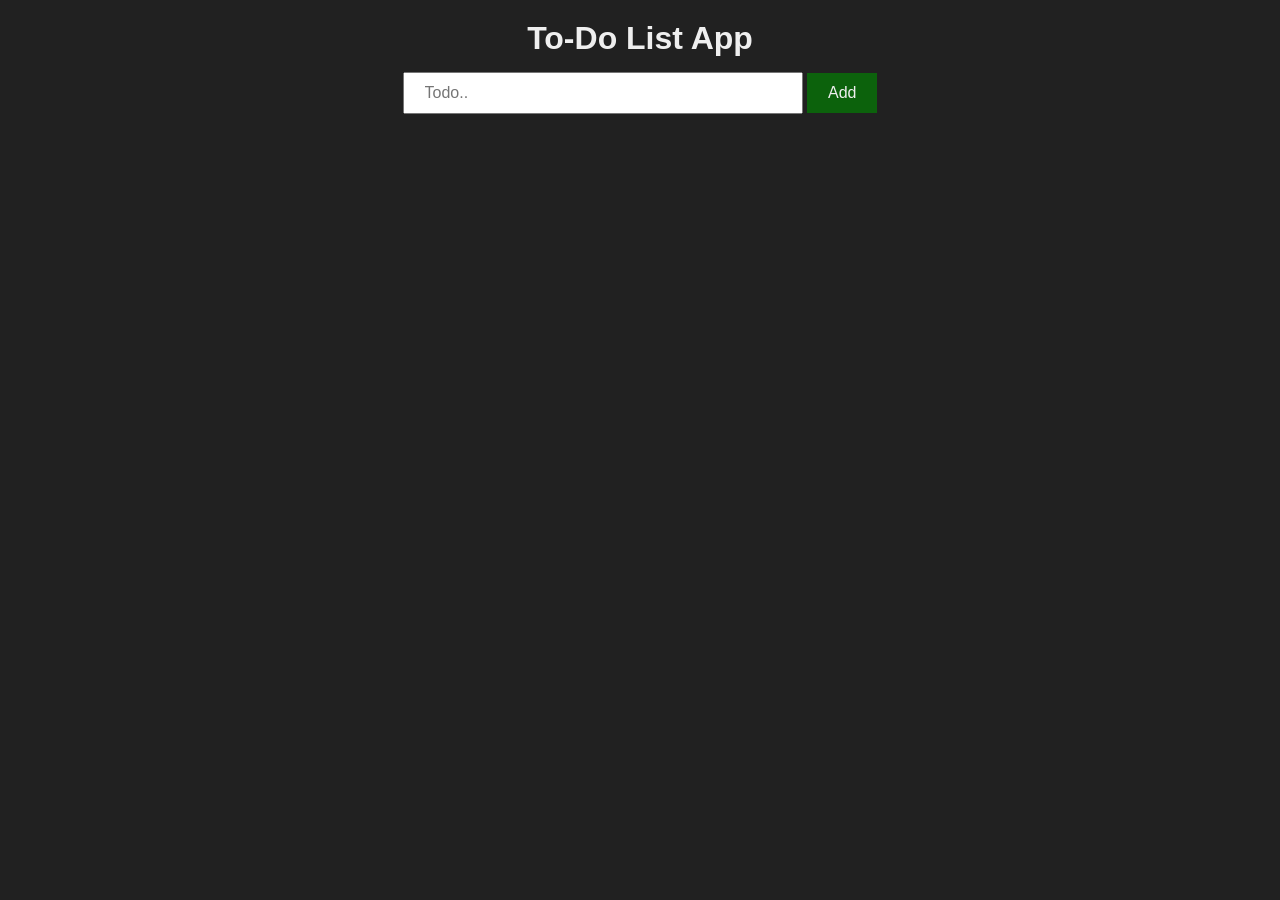
<file: 01-To-Do-List-App/index.html>
<!DOCTYPE html>
<html lang="en">
    <head>
        <meta charset="UTF-8" />
        <meta name="viewport" content="width=device-width, initial-scale=1.0" />
        <title>To-Do List App | 100 JavaScript Projects.</title>
        <!-- CSS Link -->
        <link rel="stylesheet" href="style.css" />
    </head>
    <body>
        <h1 class="title">To-Do List App</h1>
        <div id="todo_app">
            <div class="todo">
                <input
                    type="text"
                    placeholder="Todo.."
                    class="input"
                    id="myInput"
                />
                <button id="button">Add</button>
            </div>
            <ul id="todo_list">
                <!-- <li>Hello</li> -->
            </ul>
        </div>

        <!-- JavaScript Include -->
        <script src="script.js"></script>
    </body>
</html>
</file>
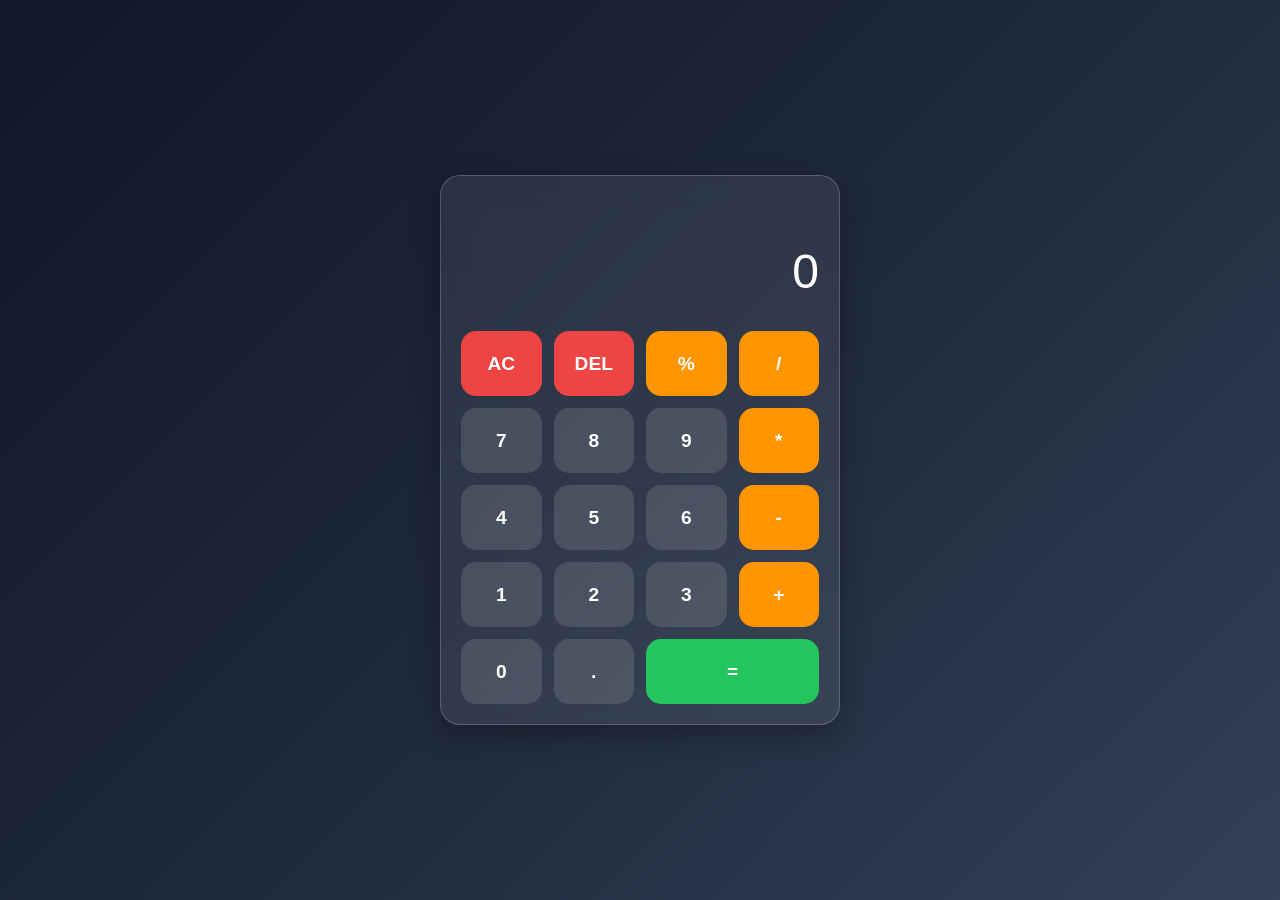
<file: 02-Calculator-App/index.html>
<!DOCTYPE html>
<html lang="en">
<head>
    <meta charset="UTF-8">
    <meta name="viewport" content="width=device-width, initial-scale=1.0">
    <title>Calculator</title>
    <link rel="stylesheet" href="./style.css">
</head>
<body>
    <div id="calculator">
    <div id="history"></div>
    <div id="display">0</div>

    <div id="keyboard">
        <button class="special">AC</button>
        <button class="special">DEL</button>
        <button class="operator">%</button>
        <button class="operator">/</button>

        <button>7</button>
        <button>8</button>
        <button>9</button>
        <button class="operator">*</button>

        <button>4</button>
        <button>5</button>
        <button>6</button>
        <button class="operator">-</button>

        <button>1</button>
        <button>2</button>
        <button>3</button>
        <button class="operator">+</button>

        <button>0</button>
        <button>.</button>
        <button class="equal">=</button>
    </div>
    <script src="./script.js"></script>
</div>
</body>
</html>
</file>
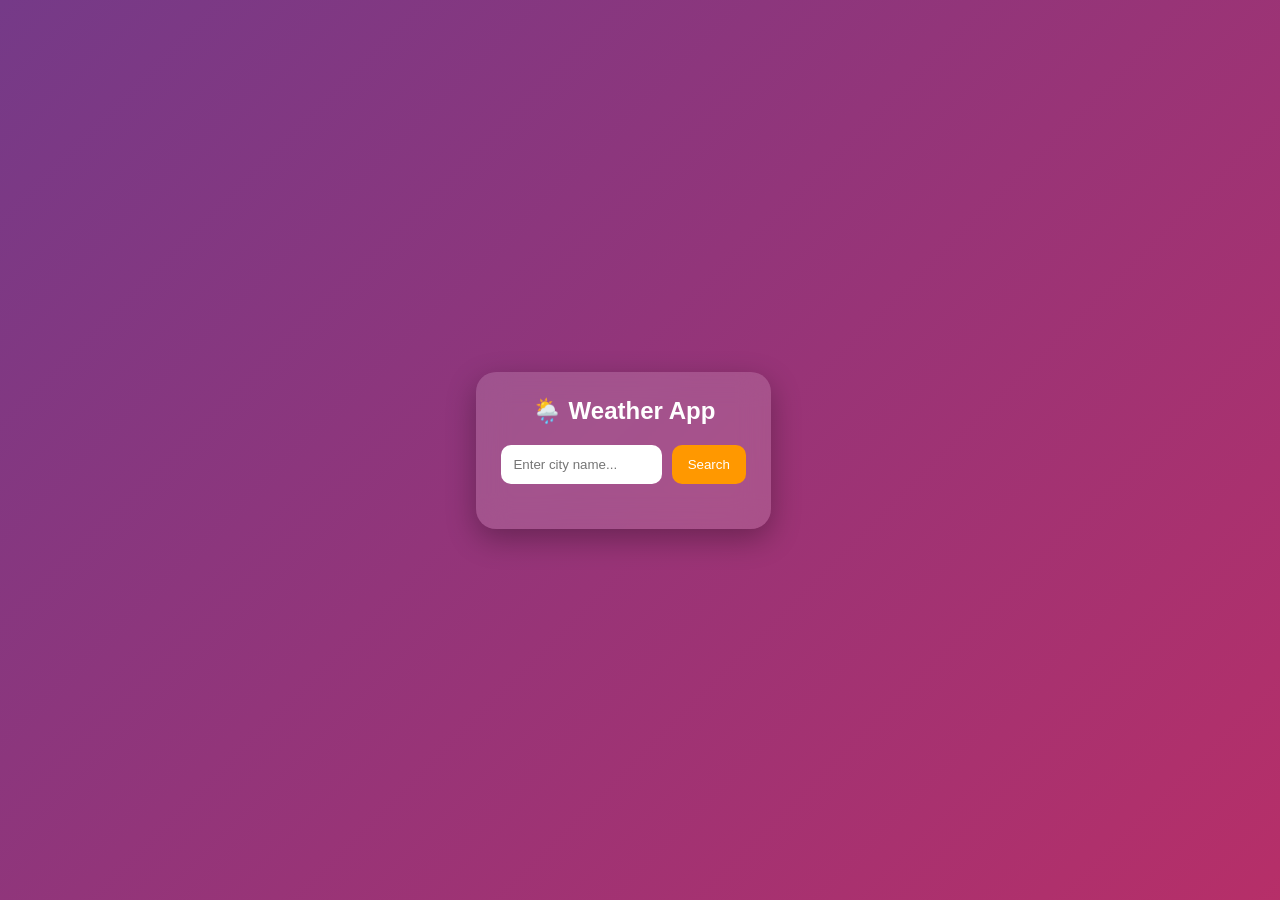
<file: 03-WeatherApp/index.html>
<!doctype html>
<html lang="en">
  <head>
    <meta charset="UTF-8" />
    <meta name="viewport" content="width=device-width, initial-scale=1.0" />
    <title>WeatherApp</title>
    <link rel="stylesheet" href="./style.css" />
  </head>
  <body>
    <div id="weather-container">
      <div class="card">
        <h2>🌦️ Weather App</h2>

        <div class="search-box">
          <input type="text" id="city" placeholder="Enter city name..." />
          <button onclick="getWeather()">Search</button>
        </div>

        <div id="weather-info"></div>
      </div>
    </div>
    <script src="./script.js"></script>
  </body>
</html>
</file>
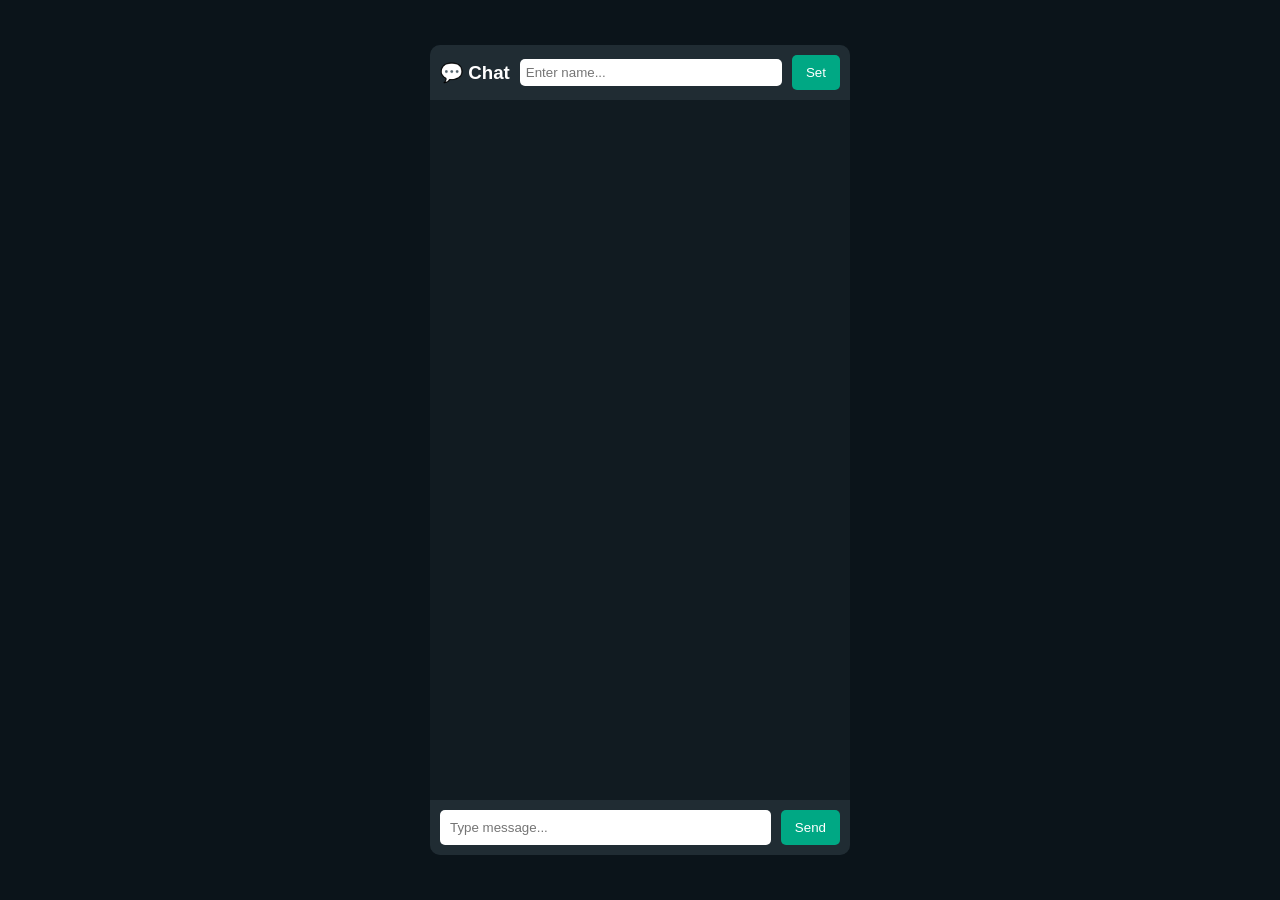
<file: 04-ChatApp/index.html>
<!DOCTYPE html>
<html lang="en">
<head>
    <meta charset="UTF-8" />
    <meta name="viewport" content="width=device-width, initial-scale=1.0"/>
    <title>Chat Application</title>
    <link rel="stylesheet" href="style.css"/>
</head>
<body>

<div class="chat-container">

    <div class="header">
        <h3>💬 Chat</h3>
        <input id="nameInput" placeholder="Enter name..." />
        <button onclick="setName()">Set</button>
    </div>

    <!-- CHAT BOX -->
    <div id="chat-box"></div>

    <div id="typing"></div>

    <div class="input-box">
        <input id="message-input" placeholder="Type message..." />
        <button onclick="sendMessage()">Send</button>
    </div>

</div>

<script src="./script.js"></script>
</body>
</html>
</file>
<file: 01-To-Do-List-App/style.css>
* {
    margin: 0;
    padding: 0;
    box-sizing: border-box;
}
body {
    width: 100%;
    height: 100vh;
    background-color: #212121;
    color: #efefef;
    display: flex;
    flex-direction: column;
    align-items: center;
    font-family: sans-serif;
}
h1.title {
    margin-top: 20px;
}

#todo_app {
    margin-top: 15px;
}
#todo_app .todo .input {
    padding: 10px 20px;
    min-width: 400px;
    font-size: 1rem;
}
#todo_app .todo .input:focus {
    border: 2px solid #0e760e;
    outline: none;
}
.todo button {
    padding: 10px 20px;
    border: 1px solid #0c620c;
    font-size: 1rem;
    background-color: #0c620c;
    color: #efefef;
    cursor: pointer;
    animation: background-color 0.6s ease-in-out;
}
.todo button:hover {
    background-color: #0e760e;
}

ul#todo_list {
    list-style: none;
    margin: 15px 0;
}

ul#todo_list li {
    padding: 10px 0px;
    border-bottom: 1px solid #2e2e2e;
}

.completed {
    text-decoration: line-through;
    opacity: 0.6;
}

li {
    display: flex;
    justify-content: space-between;
    align-items: center;
    gap: 10px;
}

.actions {
    display: flex;
    gap: 5px;
}

.edit-btn,
.delete-btn,
.complete-btn {
    padding: 5px 10px;
    cursor: pointer;
    border: none;
    color: white;
}

.edit-btn {
    background-color: orange;
}

.delete-btn {
    background-color: crimson;
}

.complete-btn {
    background-color: green;
}
</file>
<file: 02-Calculator-App/style.css>
* {
    margin: 0;
    padding: 0;
    box-sizing: border-box;
}

body {
    min-height: 100vh;
    display: flex;
    justify-content: center;
    align-items: center;
    background: linear-gradient(
        135deg,
        #0f172a,
        #1e293b,
        #334155
    );
    font-family: "Segoe UI", sans-serif;
}

#calculator {
    width: 95%;
    max-width: 400px;

    backdrop-filter: blur(15px);
    background: rgba(255,255,255,0.08);

    border: 1px solid rgba(255,255,255,0.2);
    border-radius: 20px;

    padding: 20px;
    box-shadow: 0 10px 30px rgba(0,0,0,.3);
}

#history {
    text-align: right;
    color: #94a3b8;
    min-height: 25px;
    font-size: 14px;
    margin-bottom: 10px;
}

#display {
    min-height: 80px;
    text-align: right;
    font-size: 3rem;
    color: white;

    display: flex;
    justify-content: flex-end;
    align-items: center;

    overflow-x: auto;
    margin-bottom: 20px;
}

#keyboard {
    display: grid;
    grid-template-columns: repeat(4, 1fr);
    gap: 12px;
}

button {
    height: 65px;

    border: none;
    border-radius: 15px;

    font-size: 1.2rem;
    font-weight: bold;

    cursor: pointer;

    background: rgba(255,255,255,.12);
    color: white;

    transition: .3s;
}

button:hover {
    transform: translateY(-3px);
}

button:active {
    transform: scale(.95);
}

.operator {
    background: #ff9500;
}

.equal {
    background: #22c55e;
    grid-column: span 2;
}

.special {
    background: #ef4444;
}

@media (max-width: 500px) {
    #display {
        font-size: 2rem;
    }

    button {
        height: 55px;
        font-size: 1rem;
    }
}
</file>
<file: 03-WeatherApp/style.css>
* {
    margin: 0;
    padding: 0;
    box-sizing: border-box;
    font-family: "Segoe UI", sans-serif;
}

body {
    height: 100vh;
    display: flex;
    justify-content: center;
    align-items: center;

    background: linear-gradient(-45deg, #2193b0, #6dd5ed, #cc2b5e, #753a88);
    background-size: 400% 400%;
    animation: gradientBG 10s ease infinite;
}

@keyframes gradientBG {
    0% { background-position: 0% 50%; }
    50% { background-position: 100% 50%; }
    100% { background-position: 0% 50%; }
}

.card {
    width: 90%;
    max-width: 420px;

    background: rgba(255, 255, 255, 0.15);
    backdrop-filter: blur(15px);

    border-radius: 20px;
    padding: 25px;

    text-align: center;
    color: white;

    box-shadow: 0 10px 30px rgba(0,0,0,0.3);
}

h2 {
    margin-bottom: 20px;
}

.search-box {
    display: flex;
    gap: 10px;
    margin-bottom: 20px;
    width: 100%;
}

.search-box input {
    flex: 1;
    min-width: 0;   /* IMPORTANT: prevents overflow */
    padding: 12px;
    border-radius: 10px;
    border: none;
    outline: none;
}

.search-box button {
    flex-shrink: 0; /* prevents button from shrinking weirdly */
    padding: 12px 16px;
    border: none;
    border-radius: 10px;
    cursor: pointer;
    background: #ff9800;
    color: white;
    transition: 0.3s;
    white-space: nowrap;
}

@media (max-width: 400px) {
    .search-box {
        flex-direction: column;
    }

    .search-box button {
        width: 100%;
    }
}

input {
    flex: 1;
    padding: 12px;
    border-radius: 10px;
    border: none;
    outline: none;
}

button {
    padding: 12px 18px;
    border: none;
    border-radius: 10px;
    cursor: pointer;
    background: #ff9800;
    color: white;
    transition: 0.3s;
}

button:hover {
    transform: scale(1.05);
    background: #ffb74d;
}

#weather-info {
    margin-top: 20px;
}

.weather-card {
    background: rgba(0,0,0,0.2);
    padding: 15px;
    border-radius: 15px;
    animation: fadeIn 0.5s ease-in-out;
}

@keyframes fadeIn {
    from { opacity: 0; transform: translateY(10px); }
    to { opacity: 1; transform: translateY(0); }
}

.error {
    color: #ff5252;
    margin-top: 10px;
}

.loading {
    color: #fff;
    margin-top: 10px;
}
</file>
<file: 04-ChatApp/style.css>
* {
    margin: 0;
    padding: 0;
    box-sizing: border-box;
    font-family: "Segoe UI", sans-serif;
}
body {
    margin: 0;
    font-family: Arial;
    background: #0b141a;
    display: flex;
    justify-content: center;
    align-items: center;
    height: 100vh;
}

.chat-container {
    width: 100%;
    max-width: 420px;
    height: 90vh;
    background: #111b21;
    display: flex;
    flex-direction: column;
    border-radius: 10px;
    overflow: hidden;
}


.header {
    background: #202c33;
    color: white;
    padding: 10px;
    display: flex;
    gap: 10px;
    align-items: center;
}

.header input {
    flex: 1;
    padding: 6px;
}


#chat-box {
    flex: 1;
    padding: 10px;
    overflow-y: auto;
    display: flex;
    flex-direction: column;
    gap: 8px;
}

.message {
    padding: 10px;
    border-radius: 8px;
    max-width: 70%;
    color: white;
    position: relative;
    animation: fade 0.2s ease;
}

.me {
    background: #005c4b;
    align-self: flex-end;
}

.other {
    background: #202c33;
    align-self: flex-start;
}


.actions {
    font-size: 10px;
    margin-top: 5px;
    display: flex;
    gap: 5px;
    opacity: 0.7;
}

.actions span {
    cursor: pointer;
}

.input-box {
    display: flex;
    padding: 10px;
    background: #202c33;
    gap: 10px;
}

input {
    flex: 1;
    padding: 10px;
    border: none;
    outline: none;
    border-radius: 5px;
}

button {
    padding: 10px 14px;
    background: #00a884;
    color: white;
    border: none;
    border-radius: 5px;
    cursor: pointer;
}


#typing {
    font-size: 12px;
    color: #aaa;
    padding: 5px 10px;
}

@keyframes fade {
    from {opacity:0; transform: translateY(5px);}
    to {opacity:1; transform: translateY(0);}
}
</file>
